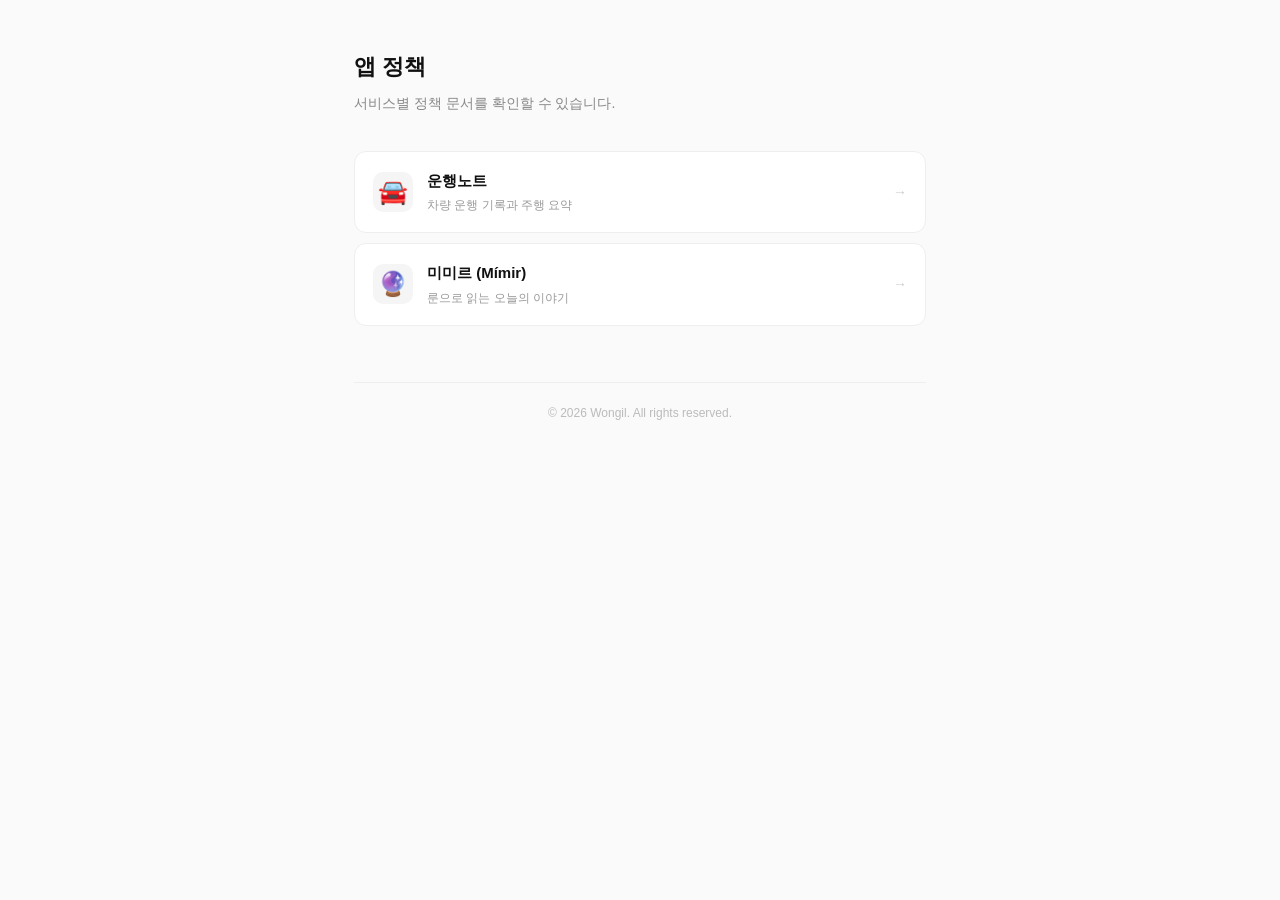
<file: index.html>
<!DOCTYPE html>
<html lang="ko">
<head>
<meta charset="utf-8">
<meta name="viewport" content="width=device-width, initial-scale=1">
<title>Wongil — 앱 정책</title>
<link rel="stylesheet" href="style.css">
</head>
<body>
<div class="container">
  <header class="site-header">
    <h1 class="site-title">앱 정책</h1>
    <p class="site-desc">서비스별 정책 문서를 확인할 수 있습니다.</p>
  </header>

  <section class="app-list">
    <a href="taxi-meter/" class="app-card">
      <span class="app-icon" aria-hidden="true">🚘</span>
      <div class="app-info">
        <span class="app-name">운행노트</span>
        <span class="app-desc">차량 운행 기록과 주행 요약</span>
      </div>
      <span class="arrow">→</span>
    </a>
    <a href="mimir/" class="app-card">
      <span class="app-icon">🔮</span>
      <div class="app-info">
        <span class="app-name">미미르 (Mímir)</span>
        <span class="app-desc">룬으로 읽는 오늘의 이야기</span>
      </div>
      <span class="arrow">→</span>
    </a>
  </section>

  <footer class="site-footer">
    © 2026 Wongil. All rights reserved.
  </footer>
</div>
</body>
</html>
</file>
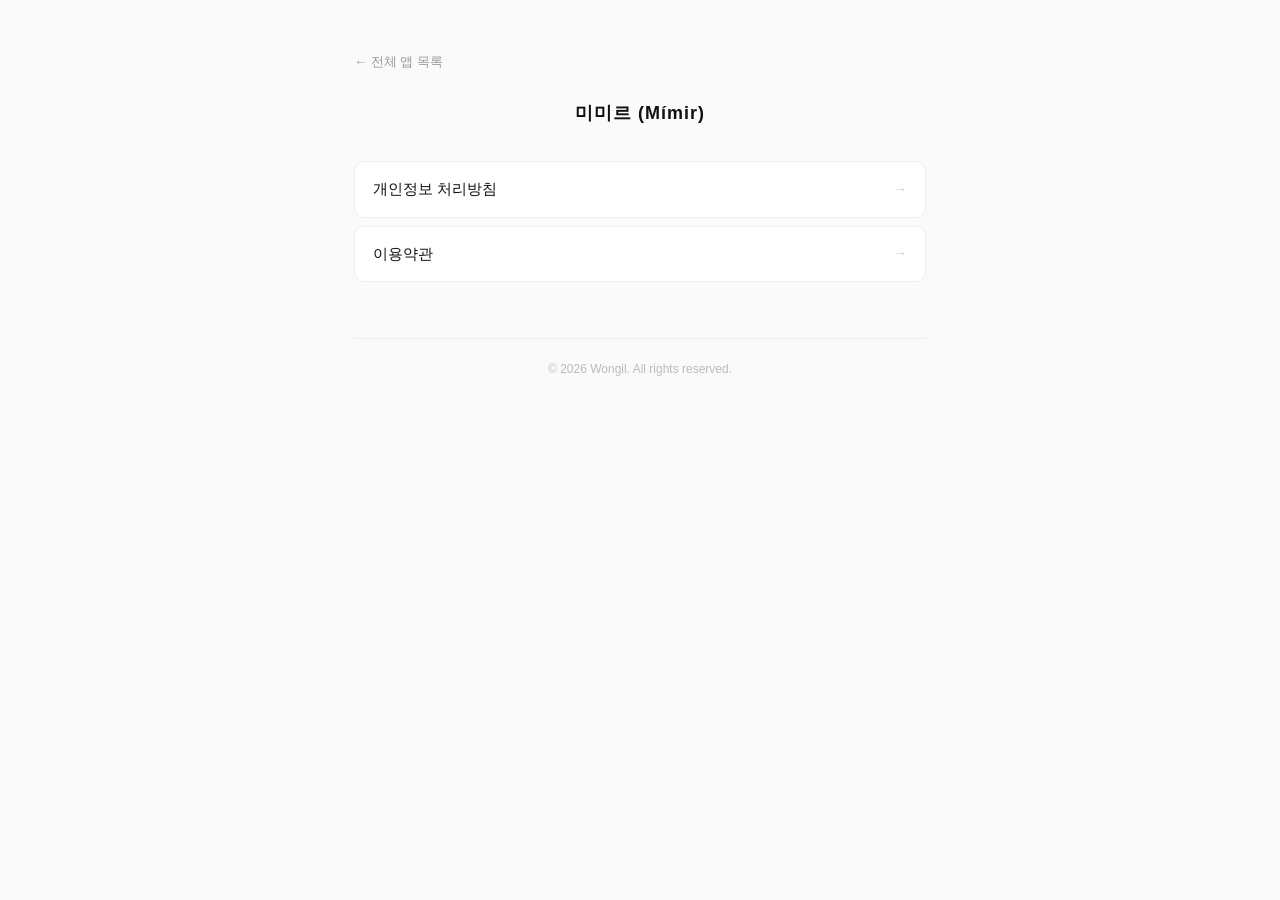
<file: mimir/index.html>
<!DOCTYPE html>
<html lang="ko">
<head>
<meta charset="utf-8">
<meta name="viewport" content="width=device-width, initial-scale=1">
<title>미미르 (Mímir) — 정책</title>
<link rel="stylesheet" href="../style.css">
</head>
<body>
<div class="container">
  <a href="../" class="back-link">← 전체 앱 목록</a>

  <div class="app-header">
    <span class="name">미미르 (Mímir)</span>
  </div>

  <nav class="policy-nav">
    <a href="privacy.html" class="policy-link">
      개인정보 처리방침
      <span class="arrow">→</span>
    </a>
    <a href="terms.html" class="policy-link">
      이용약관
      <span class="arrow">→</span>
    </a>
  </nav>

  <footer class="site-footer">
    © 2026 Wongil. All rights reserved.
  </footer>
</div>
</body>
</html>
</file>
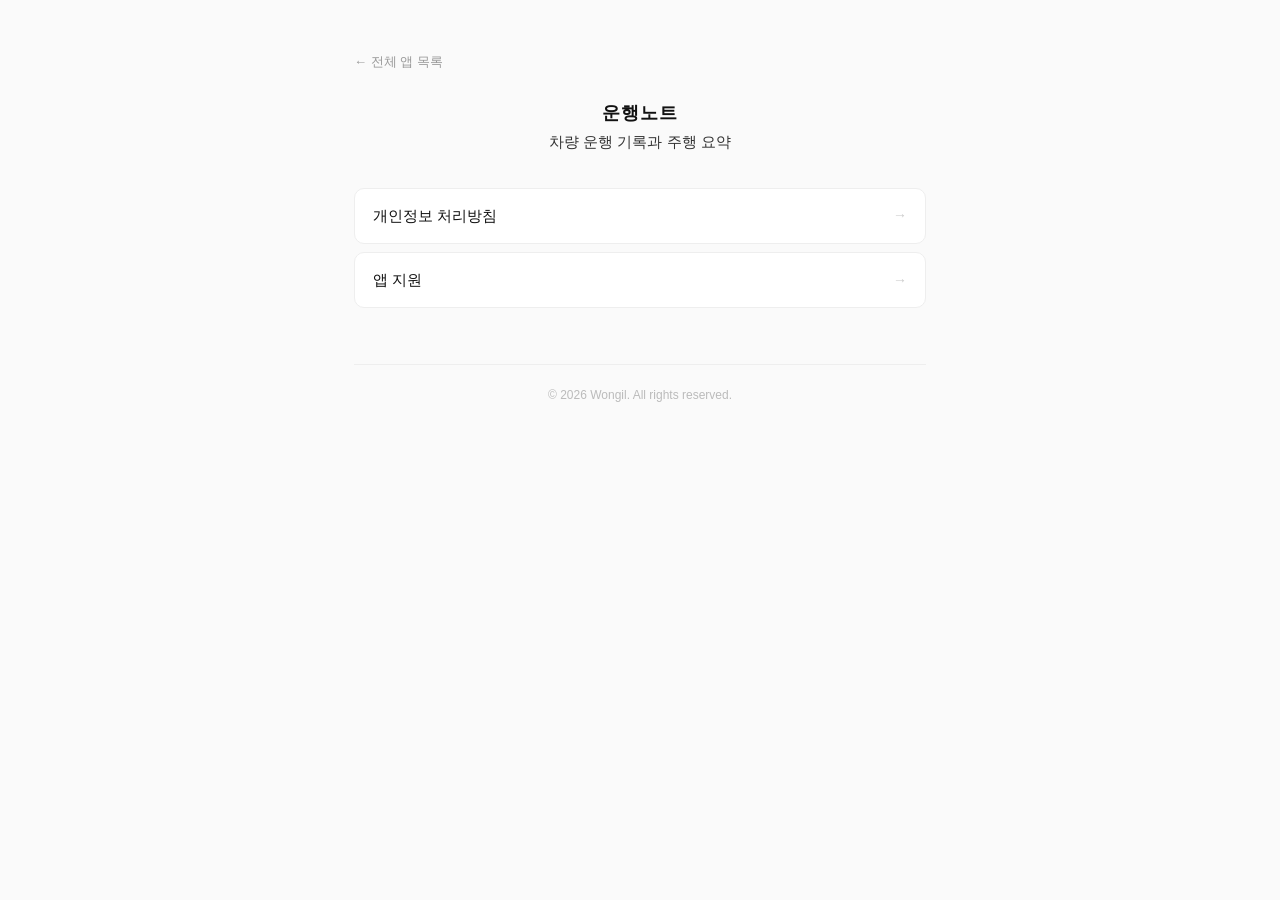
<file: taxi-meter/index.html>
<!doctype html>
<html lang="ko"><head><meta charset="utf-8"><meta name="viewport" content="width=device-width,initial-scale=1"><title>운행노트 — 정책 및 지원</title><link rel="stylesheet" href="../style.css"></head>
<body><main class="container"><a href="../" class="back-link">← 전체 앱 목록</a><div class="app-header"><span class="name">운행노트</span><p>차량 운행 기록과 주행 요약</p></div><nav class="policy-nav" aria-label="정책 및 지원"><a class="policy-link" href="privacy.html">개인정보 처리방침 <span class="arrow">→</span></a><a class="policy-link" href="support.html">앱 지원 <span class="arrow">→</span></a></nav><footer class="site-footer">© 2026 Wongil. All rights reserved.</footer></main></body></html>
</file>
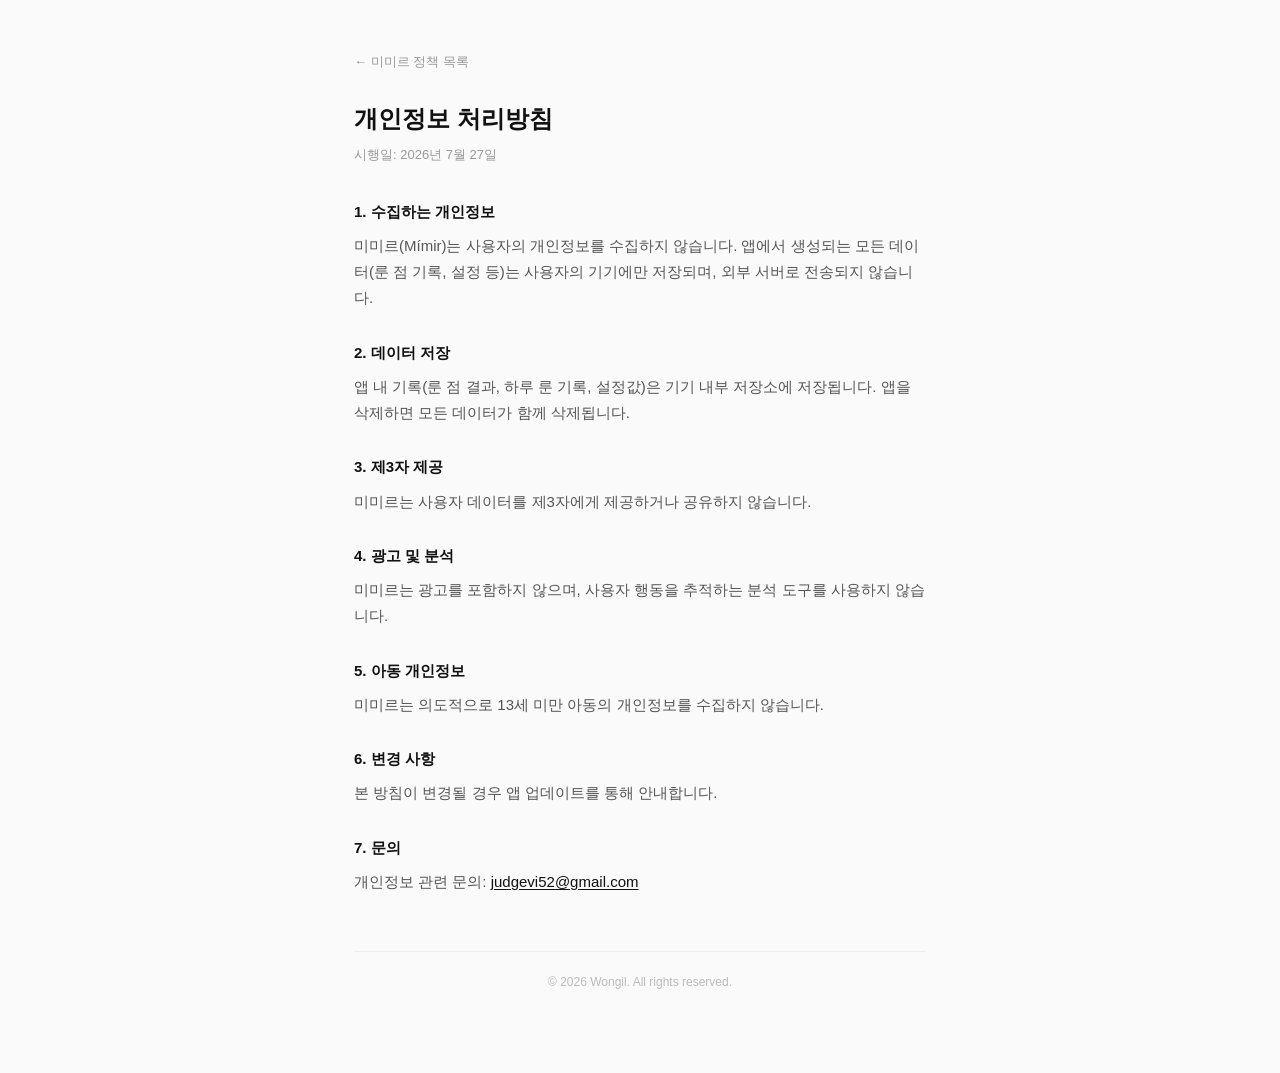
<file: mimir/privacy.html>
<!DOCTYPE html>
<html lang="ko">
<head>
<meta charset="utf-8">
<meta name="viewport" content="width=device-width, initial-scale=1">
<title>미미르 (Mímir) — 개인정보 처리방침</title>
<link rel="stylesheet" href="../style.css">
</head>
<body>
<div class="container">
  <a href="./" class="back-link">← 미미르 정책 목록</a>

  <div class="policy-content">
    <h1>개인정보 처리방침</h1>
    <p class="date">시행일: 2026년 7월 27일</p>

    <h2>1. 수집하는 개인정보</h2>
    <p>미미르(Mímir)는 사용자의 개인정보를 수집하지 않습니다. 앱에서 생성되는 모든 데이터(룬 점 기록, 설정 등)는 사용자의 기기에만 저장되며, 외부 서버로 전송되지 않습니다.</p>

    <h2>2. 데이터 저장</h2>
    <p>앱 내 기록(룬 점 결과, 하루 룬 기록, 설정값)은 기기 내부 저장소에 저장됩니다. 앱을 삭제하면 모든 데이터가 함께 삭제됩니다.</p>

    <h2>3. 제3자 제공</h2>
    <p>미미르는 사용자 데이터를 제3자에게 제공하거나 공유하지 않습니다.</p>

    <h2>4. 광고 및 분석</h2>
    <p>미미르는 광고를 포함하지 않으며, 사용자 행동을 추적하는 분석 도구를 사용하지 않습니다.</p>

    <h2>5. 아동 개인정보</h2>
    <p>미미르는 의도적으로 13세 미만 아동의 개인정보를 수집하지 않습니다.</p>

    <h2>6. 변경 사항</h2>
    <p>본 방침이 변경될 경우 앱 업데이트를 통해 안내합니다.</p>

    <h2>7. 문의</h2>
    <p>개인정보 관련 문의: <a href="mailto:judgevi52@gmail.com">judgevi52@gmail.com</a></p>
  </div>

  <footer class="site-footer">
    © 2026 Wongil. All rights reserved.
  </footer>
</div>
</body>
</html>
</file>
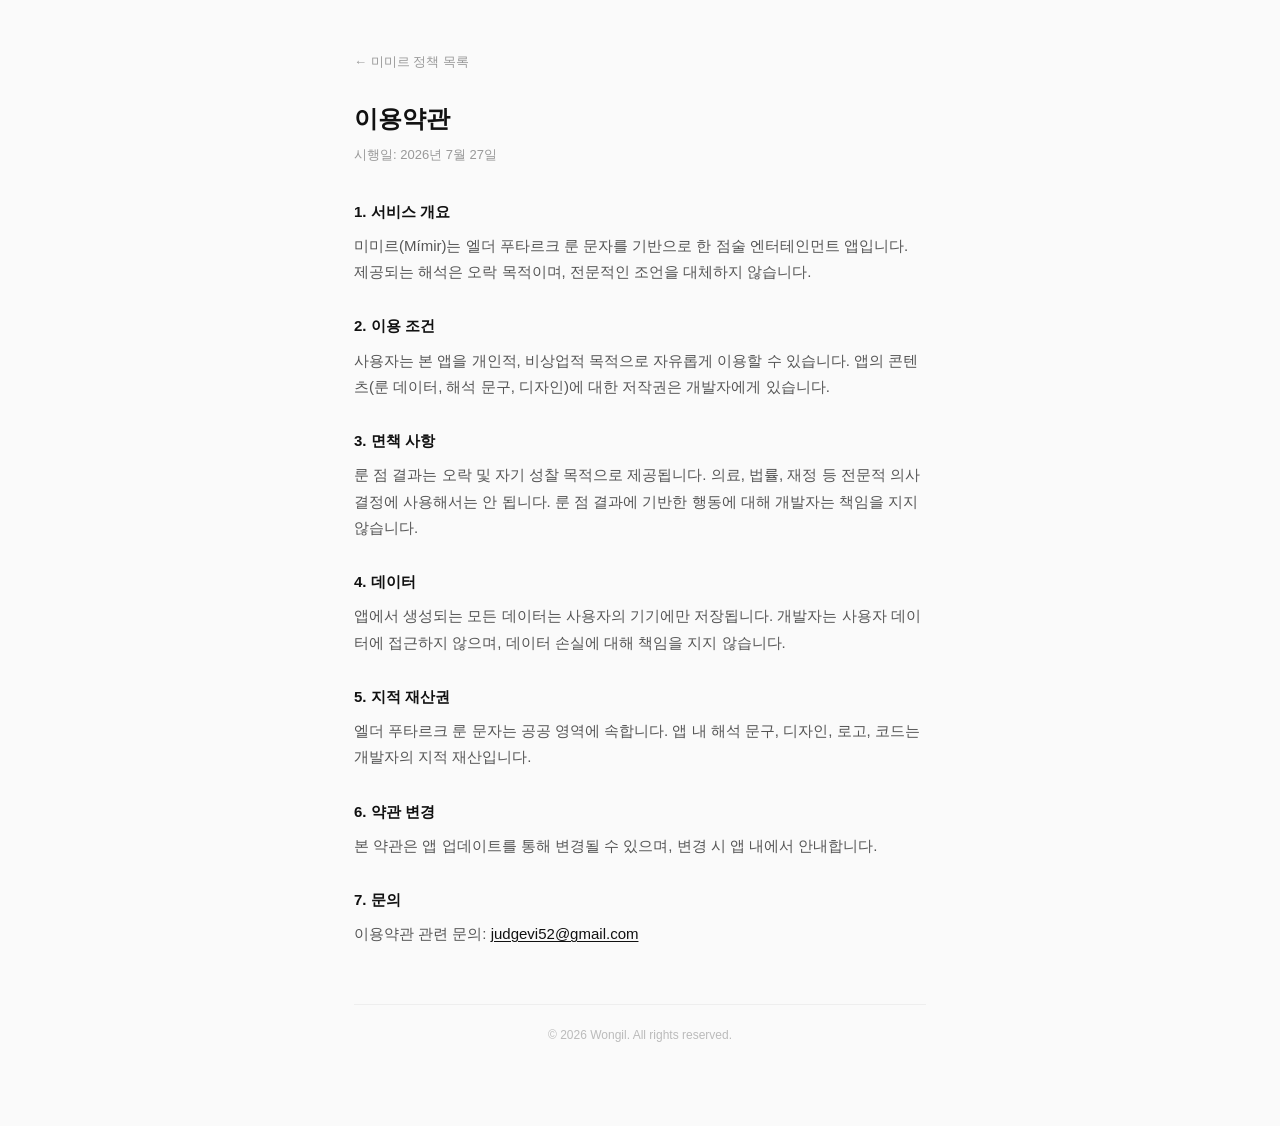
<file: mimir/terms.html>
<!DOCTYPE html>
<html lang="ko">
<head>
<meta charset="utf-8">
<meta name="viewport" content="width=device-width, initial-scale=1">
<title>미미르 (Mímir) — 이용약관</title>
<link rel="stylesheet" href="../style.css">
</head>
<body>
<div class="container">
  <a href="./" class="back-link">← 미미르 정책 목록</a>

  <div class="policy-content">
    <h1>이용약관</h1>
    <p class="date">시행일: 2026년 7월 27일</p>

    <h2>1. 서비스 개요</h2>
    <p>미미르(Mímir)는 엘더 푸타르크 룬 문자를 기반으로 한 점술 엔터테인먼트 앱입니다. 제공되는 해석은 오락 목적이며, 전문적인 조언을 대체하지 않습니다.</p>

    <h2>2. 이용 조건</h2>
    <p>사용자는 본 앱을 개인적, 비상업적 목적으로 자유롭게 이용할 수 있습니다. 앱의 콘텐츠(룬 데이터, 해석 문구, 디자인)에 대한 저작권은 개발자에게 있습니다.</p>

    <h2>3. 면책 사항</h2>
    <p>룬 점 결과는 오락 및 자기 성찰 목적으로 제공됩니다. 의료, 법률, 재정 등 전문적 의사결정에 사용해서는 안 됩니다. 룬 점 결과에 기반한 행동에 대해 개발자는 책임을 지지 않습니다.</p>

    <h2>4. 데이터</h2>
    <p>앱에서 생성되는 모든 데이터는 사용자의 기기에만 저장됩니다. 개발자는 사용자 데이터에 접근하지 않으며, 데이터 손실에 대해 책임을 지지 않습니다.</p>

    <h2>5. 지적 재산권</h2>
    <p>엘더 푸타르크 룬 문자는 공공 영역에 속합니다. 앱 내 해석 문구, 디자인, 로고, 코드는 개발자의 지적 재산입니다.</p>

    <h2>6. 약관 변경</h2>
    <p>본 약관은 앱 업데이트를 통해 변경될 수 있으며, 변경 시 앱 내에서 안내합니다.</p>

    <h2>7. 문의</h2>
    <p>이용약관 관련 문의: <a href="mailto:judgevi52@gmail.com">judgevi52@gmail.com</a></p>
  </div>

  <footer class="site-footer">
    © 2026 Wongil. All rights reserved.
  </footer>
</div>
</body>
</html>
</file>
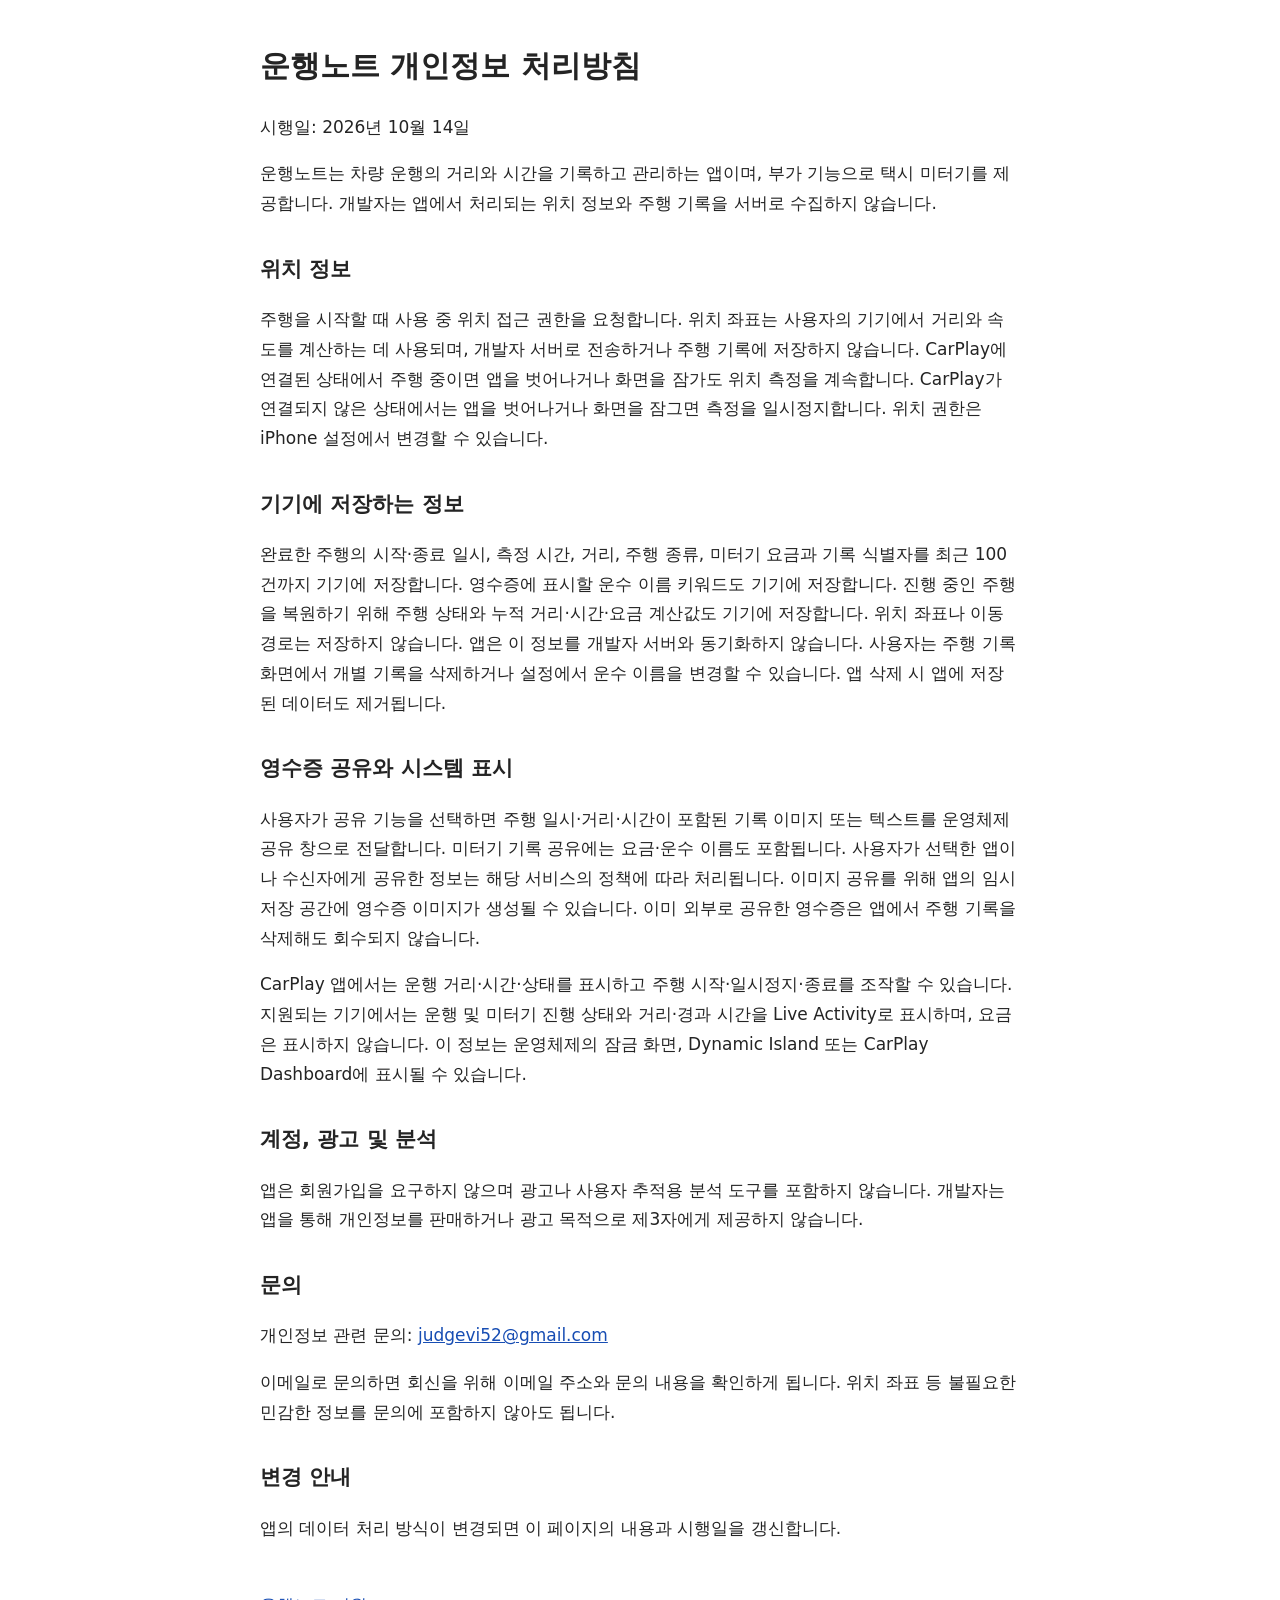
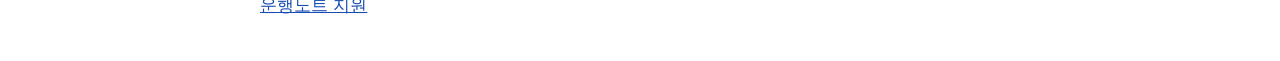
<file: taxi-meter/privacy.html>
<!doctype html>
<html lang="ko"><head><meta charset="utf-8"><meta name="viewport" content="width=device-width,initial-scale=1"><title>운행노트 개인정보 처리방침</title><style>body{max-width:760px;margin:40px auto;padding:0 24px;font:17px/1.75 system-ui,sans-serif;color:#242424}h1{font-size:30px}h2{font-size:21px;margin-top:32px}a{color:#174db3}footer{margin-top:48px;color:#666}</style></head><body>
<h1>운행노트 개인정보 처리방침</h1>
<p>시행일: 2026년 10월 14일</p>
<p>운행노트는 차량 운행의 거리와 시간을 기록하고 관리하는 앱이며, 부가 기능으로 택시 미터기를 제공합니다. 개발자는 앱에서 처리되는 위치 정보와 주행 기록을 서버로 수집하지 않습니다.</p>
<h2>위치 정보</h2>
<p>주행을 시작할 때 사용 중 위치 접근 권한을 요청합니다. 위치 좌표는 사용자의 기기에서 거리와 속도를 계산하는 데 사용되며, 개발자 서버로 전송하거나 주행 기록에 저장하지 않습니다. CarPlay에 연결된 상태에서 주행 중이면 앱을 벗어나거나 화면을 잠가도 위치 측정을 계속합니다. CarPlay가 연결되지 않은 상태에서는 앱을 벗어나거나 화면을 잠그면 측정을 일시정지합니다. 위치 권한은 iPhone 설정에서 변경할 수 있습니다.</p>
<h2>기기에 저장하는 정보</h2>
<p>완료한 주행의 시작·종료 일시, 측정 시간, 거리, 주행 종류, 미터기 요금과 기록 식별자를 최근 100건까지 기기에 저장합니다. 영수증에 표시할 운수 이름 키워드도 기기에 저장합니다. 진행 중인 주행을 복원하기 위해 주행 상태와 누적 거리·시간·요금 계산값도 기기에 저장합니다. 위치 좌표나 이동 경로는 저장하지 않습니다. 앱은 이 정보를 개발자 서버와 동기화하지 않습니다. 사용자는 주행 기록 화면에서 개별 기록을 삭제하거나 설정에서 운수 이름을 변경할 수 있습니다. 앱 삭제 시 앱에 저장된 데이터도 제거됩니다.</p>
<h2>영수증 공유와 시스템 표시</h2>
<p>사용자가 공유 기능을 선택하면 주행 일시·거리·시간이 포함된 기록 이미지 또는 텍스트를 운영체제 공유 창으로 전달합니다. 미터기 기록 공유에는 요금·운수 이름도 포함됩니다. 사용자가 선택한 앱이나 수신자에게 공유한 정보는 해당 서비스의 정책에 따라 처리됩니다. 이미지 공유를 위해 앱의 임시 저장 공간에 영수증 이미지가 생성될 수 있습니다. 이미 외부로 공유한 영수증은 앱에서 주행 기록을 삭제해도 회수되지 않습니다.</p>
<p>CarPlay 앱에서는 운행 거리·시간·상태를 표시하고 주행 시작·일시정지·종료를 조작할 수 있습니다. 지원되는 기기에서는 운행 및 미터기 진행 상태와 거리·경과 시간을 Live Activity로 표시하며, 요금은 표시하지 않습니다. 이 정보는 운영체제의 잠금 화면, Dynamic Island 또는 CarPlay Dashboard에 표시될 수 있습니다.</p>
<h2>계정, 광고 및 분석</h2>
<p>앱은 회원가입을 요구하지 않으며 광고나 사용자 추적용 분석 도구를 포함하지 않습니다. 개발자는 앱을 통해 개인정보를 판매하거나 광고 목적으로 제3자에게 제공하지 않습니다.</p>
<h2>문의</h2>
<p>개인정보 관련 문의: <a href="mailto:judgevi52@gmail.com">judgevi52@gmail.com</a></p>
<p>이메일로 문의하면 회신을 위해 이메일 주소와 문의 내용을 확인하게 됩니다. 위치 좌표 등 불필요한 민감한 정보를 문의에 포함하지 않아도 됩니다.</p>
<h2>변경 안내</h2>
<p>앱의 데이터 처리 방식이 변경되면 이 페이지의 내용과 시행일을 갱신합니다.</p>
<footer><a href="support.html">운행노트 지원</a></footer>
</body></html>
</file>
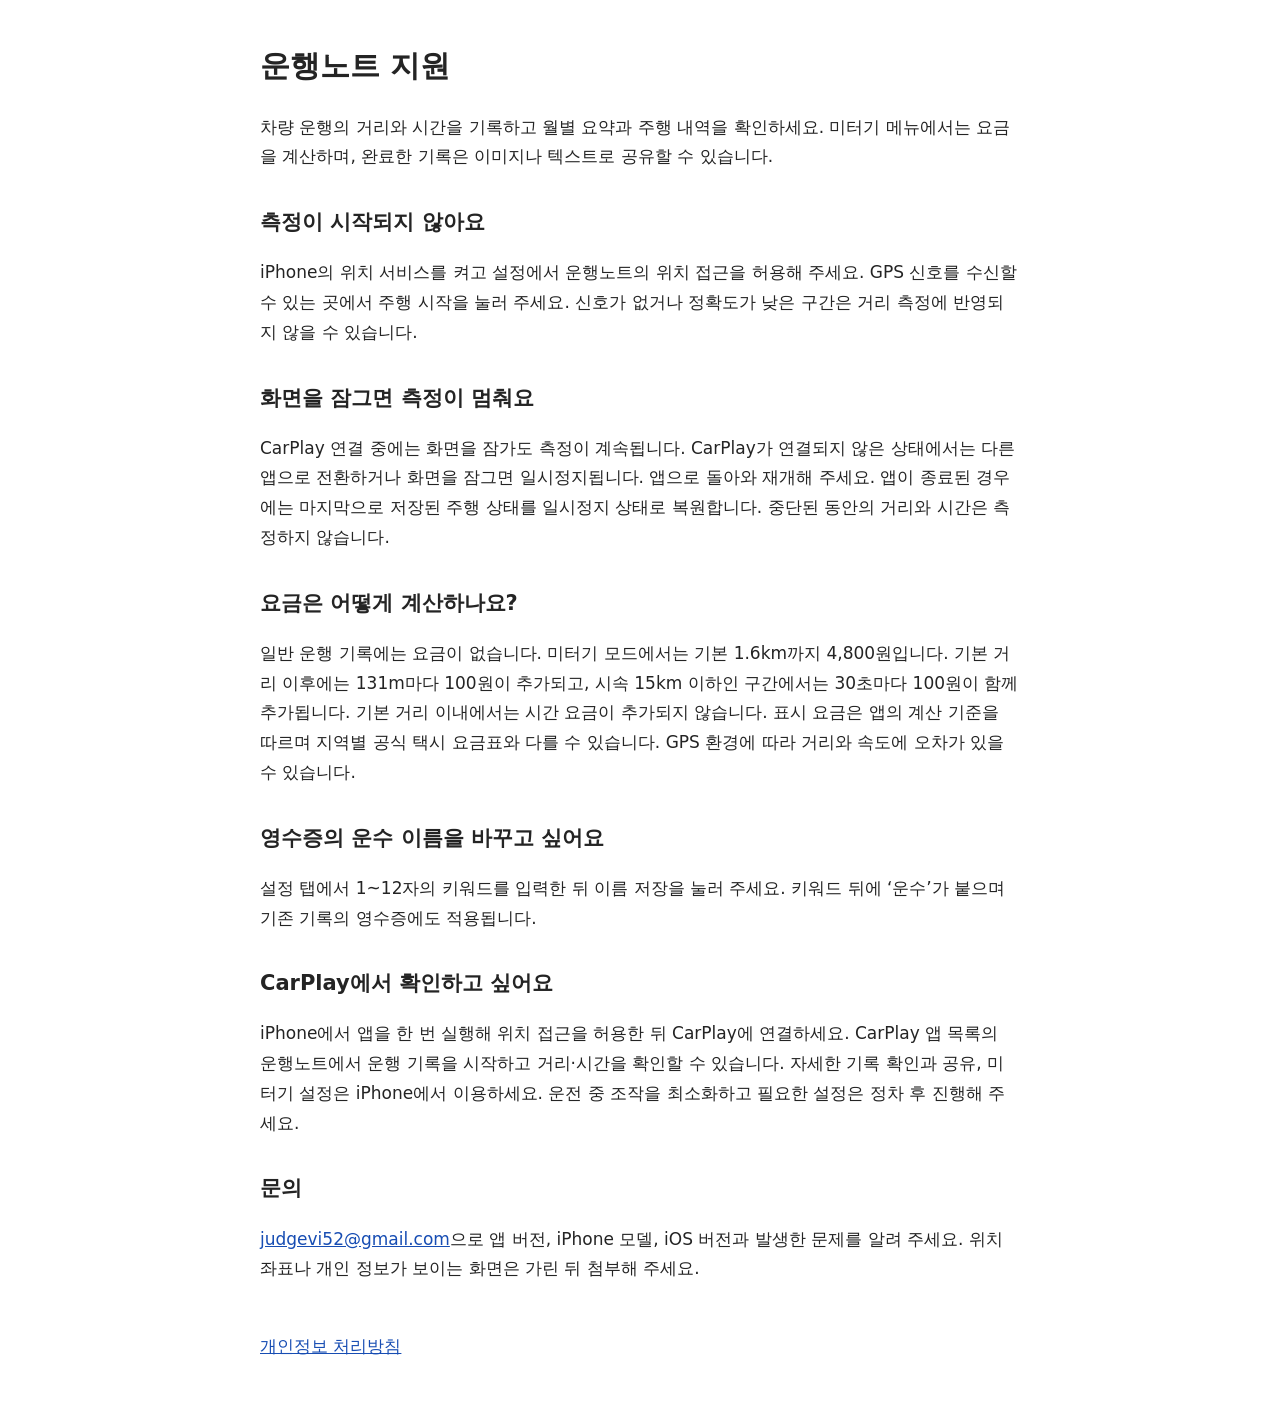
<file: taxi-meter/support.html>
<!doctype html>
<html lang="ko"><head><meta charset="utf-8"><meta name="viewport" content="width=device-width,initial-scale=1"><title>운행노트 지원</title><style>body{max-width:760px;margin:40px auto;padding:0 24px;font:17px/1.75 system-ui,sans-serif;color:#242424}h1{font-size:30px}h2{font-size:21px;margin-top:32px}a{color:#174db3}footer{margin-top:48px;color:#666}</style></head><body>
<h1>운행노트 지원</h1>
<p>차량 운행의 거리와 시간을 기록하고 월별 요약과 주행 내역을 확인하세요. 미터기 메뉴에서는 요금을 계산하며, 완료한 기록은 이미지나 텍스트로 공유할 수 있습니다.</p>
<h2>측정이 시작되지 않아요</h2>
<p>iPhone의 위치 서비스를 켜고 설정에서 운행노트의 위치 접근을 허용해 주세요. GPS 신호를 수신할 수 있는 곳에서 주행 시작을 눌러 주세요. 신호가 없거나 정확도가 낮은 구간은 거리 측정에 반영되지 않을 수 있습니다.</p>
<h2>화면을 잠그면 측정이 멈춰요</h2>
<p>CarPlay 연결 중에는 화면을 잠가도 측정이 계속됩니다. CarPlay가 연결되지 않은 상태에서는 다른 앱으로 전환하거나 화면을 잠그면 일시정지됩니다. 앱으로 돌아와 재개해 주세요. 앱이 종료된 경우에는 마지막으로 저장된 주행 상태를 일시정지 상태로 복원합니다. 중단된 동안의 거리와 시간은 측정하지 않습니다.</p>
<h2>요금은 어떻게 계산하나요?</h2>
<p>일반 운행 기록에는 요금이 없습니다. 미터기 모드에서는 기본 1.6km까지 4,800원입니다. 기본 거리 이후에는 131m마다 100원이 추가되고, 시속 15km 이하인 구간에서는 30초마다 100원이 함께 추가됩니다. 기본 거리 이내에서는 시간 요금이 추가되지 않습니다. 표시 요금은 앱의 계산 기준을 따르며 지역별 공식 택시 요금표와 다를 수 있습니다. GPS 환경에 따라 거리와 속도에 오차가 있을 수 있습니다.</p>
<h2>영수증의 운수 이름을 바꾸고 싶어요</h2>
<p>설정 탭에서 1~12자의 키워드를 입력한 뒤 이름 저장을 눌러 주세요. 키워드 뒤에 ‘운수’가 붙으며 기존 기록의 영수증에도 적용됩니다.</p>
<h2>CarPlay에서 확인하고 싶어요</h2>
<p>iPhone에서 앱을 한 번 실행해 위치 접근을 허용한 뒤 CarPlay에 연결하세요. CarPlay 앱 목록의 운행노트에서 운행 기록을 시작하고 거리·시간을 확인할 수 있습니다. 자세한 기록 확인과 공유, 미터기 설정은 iPhone에서 이용하세요. 운전 중 조작을 최소화하고 필요한 설정은 정차 후 진행해 주세요.</p>
<h2>문의</h2>
<p><a href="mailto:judgevi52@gmail.com">judgevi52@gmail.com</a>으로 앱 버전, iPhone 모델, iOS 버전과 발생한 문제를 알려 주세요. 위치 좌표나 개인 정보가 보이는 화면은 가린 뒤 첨부해 주세요.</p>
<footer><a href="privacy.html">개인정보 처리방침</a></footer>
</body></html>
</file>
<file: style.css>
* { margin: 0; padding: 0; box-sizing: border-box; }

body {
  background: #fafafa;
  color: #333;
  font-family: -apple-system, BlinkMacSystemFont, 'Segoe UI', Roboto, sans-serif;
  font-size: 15px;
  line-height: 1.75;
  min-height: 100vh;
  -webkit-font-smoothing: antialiased;
}

.container {
  max-width: 620px;
  margin: 0 auto;
  padding: 48px 24px 80px;
}

/* ── 사이트 헤더 ── */
.site-header {
  margin-bottom: 36px;
}
.site-title {
  font-size: 22px;
  font-weight: 700;
  color: #111;
  margin-bottom: 4px;
}
.site-desc {
  font-size: 14px;
  color: #888;
}

/* ── 앱 목록 ── */
.app-list {
  display: flex;
  flex-direction: column;
  gap: 10px;
}
.app-card {
  display: flex;
  align-items: center;
  gap: 14px;
  padding: 16px 18px;
  background: #fff;
  border: 1px solid #eee;
  border-radius: 12px;
  text-decoration: none;
  color: inherit;
  transition: border-color 0.15s, box-shadow 0.15s;
}
.app-card:hover {
  border-color: #ccc;
  box-shadow: 0 2px 8px rgba(0,0,0,0.04);
}
.app-icon {
  font-size: 24px;
  width: 40px;
  height: 40px;
  display: flex;
  align-items: center;
  justify-content: center;
  background: #f5f5f5;
  border-radius: 10px;
  flex: none;
}
.app-info {
  flex: 1;
  display: flex;
  flex-direction: column;
  gap: 1px;
}
.app-name {
  font-size: 15px;
  font-weight: 600;
  color: #111;
}
.app-desc {
  font-size: 12px;
  color: #999;
}
.arrow {
  color: #ccc;
  font-size: 14px;
}

/* ── 앱별 정책 헤더 ── */
.app-header {
  text-align: center;
  margin-bottom: 32px;
}
.app-header .icon {
  font-size: 36px;
  display: block;
  margin-bottom: 6px;
}
.app-header .name {
  font-size: 18px;
  font-weight: 700;
  color: #111;
  letter-spacing: 1px;
}

/* ── 정책 네비 ── */
.policy-nav {
  display: flex;
  flex-direction: column;
  gap: 8px;
}
.policy-link {
  display: flex;
  align-items: center;
  justify-content: space-between;
  padding: 14px 18px;
  background: #fff;
  border: 1px solid #eee;
  border-radius: 10px;
  text-decoration: none;
  color: #111;
  font-size: 15px;
  font-weight: 500;
  transition: border-color 0.15s, box-shadow 0.15s;
}
.policy-link:hover {
  border-color: #ccc;
  box-shadow: 0 2px 8px rgba(0,0,0,0.04);
}

/* ── 정책 본문 ── */
.policy-content h1 {
  font-size: 24px;
  font-weight: 700;
  color: #111;
  margin-bottom: 4px;
}
.policy-content .date {
  font-size: 13px;
  color: #999;
  margin-bottom: 32px;
}
.policy-content h2 {
  font-size: 15px;
  font-weight: 600;
  color: #111;
  margin-top: 28px;
  margin-bottom: 8px;
}
.policy-content p {
  color: #555;
  margin-bottom: 6px;
}
.policy-content a {
  color: #111;
  text-decoration: underline;
  text-underline-offset: 2px;
}
.policy-content a:hover {
  color: #000;
}

/* ── 뒤로가기 ── */
.back-link {
  display: inline-block;
  font-size: 13px;
  color: #999;
  text-decoration: none;
  margin-bottom: 24px;
  transition: color 0.15s;
}
.back-link:hover {
  color: #333;
}

/* ── 푸터 ── */
.site-footer {
  margin-top: 56px;
  padding-top: 20px;
  border-top: 1px solid #eee;
  text-align: center;
  font-size: 12px;
  color: #bbb;
}
</file>
